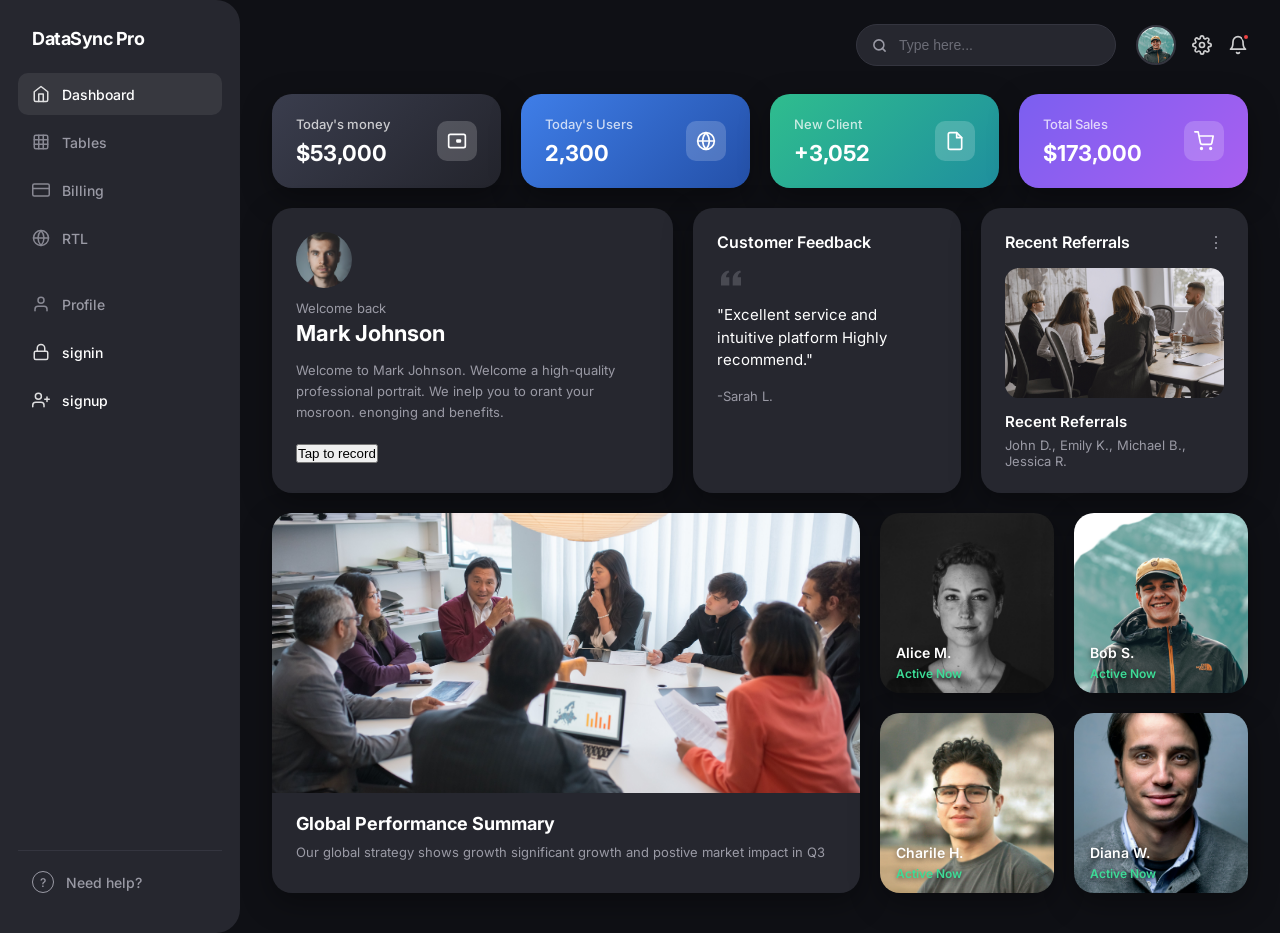
<file: index.html>
<!doctype html>
<html lang="en">
  <head>
    <meta charset="UTF-8" />
    <meta name="viewport" content="width=device-width, initial-scale=1.0" />
    <title>Dashboard</title>
    <link rel="stylesheet" href="./assets/style/style.css" />
  </head>
  <body>
    <div class="sidebar">
      <div class="sidebar-logo">DataSync Pro</div>
      <ul class="sidebar-nav">
        <li class="sidebar-item sidebar-item--active">
          <svg class="nav-icon" width="18" height="18" viewBox="0 0 24 24" fill="none" stroke="currentColor" stroke-width="2" stroke-linecap="round" stroke-linejoin="round"><path d="M3 9l9-7 9 7v11a2 2 0 0 1-2 2H5a2 2 0 0 1-2-2z"></path><polyline points="9 22 9 12 15 12 15 22"></polyline></svg>
          <span class="nav-label">Dashboard</span>
        </li>
        <li class="sidebar-item">
          <svg class="nav-icon" width="18" height="18" viewBox="0 0 24 24" fill="none" stroke="currentColor" stroke-width="2" stroke-linecap="round" stroke-linejoin="round"><rect x="3" y="3" width="18" height="18" rx="2" ry="2"></rect><line x1="9" y1="3" x2="9" y2="21"></line><line x1="15" y1="3" x2="15" y2="21"></line><line x1="3" y1="9" x2="21" y2="9"></line><line x1="3" y1="15" x2="21" y2="15"></line></svg>
          <span class="nav-label">Tables</span>
        </li>
        <li class="sidebar-item">
          <svg class="nav-icon" width="18" height="18" viewBox="0 0 24 24" fill="none" stroke="currentColor" stroke-width="2" stroke-linecap="round" stroke-linejoin="round"><rect x="1" y="4" width="22" height="16" rx="2" ry="2"></rect><line x1="1" y1="10" x2="23" y2="10"></line></svg>
          <span class="nav-label">Billing</span>
        </li>
        <li class="sidebar-item">
          <svg class="nav-icon" width="18" height="18" viewBox="0 0 24 24" fill="none" stroke="currentColor" stroke-width="2" stroke-linecap="round" stroke-linejoin="round"><circle cx="12" cy="12" r="10"></circle><line x1="2" y1="12" x2="22" y2="12"></line><path d="M12 2a15.3 15.3 0 0 1 4 10 15.3 15.3 0 0 1-4 10 15.3 15.3 0 0 1-4-10 15.3 15.3 0 0 1 4-10z"></path></svg>
          <span class="nav-label">RTL</span>
        </li>
      </ul>
      <ul class="sidebar-nav sidebar-nav--secondary">
        <li class="sidebar-item">
          <svg class="nav-icon" width="18" height="18" viewBox="0 0 24 24" fill="none" stroke="currentColor" stroke-width="2" stroke-linecap="round" stroke-linejoin="round"><path d="M20 21v-2a4 4 0 0 0-4-4H8a4 4 0 0 0-4 4v2"></path><circle cx="12" cy="7" r="4"></circle></svg>
          <span class="nav-label">Profile</span>
        </li>
        <li>
          <a href="./signin.html" class="sidebar-item" style="text-decoration: none; color: inherit;">
            <svg class="nav-icon" width="18" height="18" viewBox="0 0 24 24" fill="none" stroke="currentColor" stroke-width="2" stroke-linecap="round" stroke-linejoin="round"><rect x="3" y="11" width="18" height="11" rx="2" ry="2"></rect><path d="M7 11V7a5 5 0 0 1 10 0v4"></path></svg>
            <span class="nav-label">signin</span>
          </a>
        </li>
        <li>
          <a href="./signup.html" class="sidebar-item" style="text-decoration: none; color: inherit;">
            <svg class="nav-icon" width="18" height="18" viewBox="0 0 24 24" fill="none" stroke="currentColor" stroke-width="2" stroke-linecap="round" stroke-linejoin="round"><path d="M16 21v-2a4 4 0 0 0-4-4H5a4 4 0 0 0-4 4v2"></path><circle cx="8.5" cy="7" r="4"></circle><line x1="20" y1="8" x2="20" y2="14"></line><line x1="23" y1="11" x2="17" y2="11"></line></svg>
            <span class="nav-label">signup</span>
          </a>
        </li>
      </ul>
      <p class="sidebar-help">
        <span class="nav-label">Need help?</span>
      </p>
    </div>

    <div class="main">
    <div class="topbar">
      <form class="topbar-search">
        <div class="search-wrapper" style="position: relative; display: flex; align-items: center;">
          <svg width="15" height="15" viewBox="0 0 24 24" fill="none" stroke="currentColor" stroke-width="2.5" stroke-linecap="round" stroke-linejoin="round" style="position: absolute; left: 16px; color: var(--text-secondary); pointer-events: none;"><circle cx="11" cy="11" r="8"></circle><line x1="21" y1="21" x2="16.65" y2="16.65"></line></svg>
          <input type="text" placeholder="Type here..." name="query" style="padding-left: 42px;" />
        </div>
      </form>
      <div class="topbar-icons">
        <img
          class="topbar-avatar"
          src="./assets/images/Bob_S.jpg"
          alt="Profile"
        />
        <svg class="topbar-icon" width="20" height="20" viewBox="0 0 24 24" fill="none" stroke="currentColor" stroke-width="2" stroke-linecap="round" stroke-linejoin="round" style="cursor: pointer;"><circle cx="12" cy="12" r="3"></circle><path d="M19.4 15a1.65 1.65 0 0 0 .33 1.82l.06.06a2 2 0 1 1-2.83 2.83l-.06-.06a1.65 1.65 0 0 0-1.82-.33 1.65 1.65 0 0 0-1 1.51V21a2 2 0 0 1-4 0v-.09A1.65 1.65 0 0 0 9 19.4a1.65 1.65 0 0 0-1.82.33l-.06.06a2 2 0 1 1-2.83-2.83l.06-.06a1.65 1.65 0 0 0 .33-1.82 1.65 1.65 0 0 0-1.51-1H3a2 2 0 0 1 0-4h.09A1.65 1.65 0 0 0 4.6 9a1.65 1.65 0 0 0-.33-1.82l-.06-.06a2 2 0 1 1 2.83-2.83l.06.06a1.65 1.65 0 0 0 1.82.33H9a1.65 1.65 0 0 0 1-1.51V3a2 2 0 0 1 4 0v.09a1.65 1.65 0 0 0 1 1.51 1.65 1.65 0 0 0 1.82-.33l.06-.06a2 2 0 1 1 2.83 2.83l-.06.06a1.65 1.65 0 0 0-.33 1.82V9a1.65 1.65 0 0 0 1.51 1H21a2 2 0 0 1 0 4h-.09a1.65 1.65 0 0 0-1.51 1z"></path></svg>
        <div class="notification-wrapper" style="position: relative; display: inline-flex; align-items: center; cursor: pointer;">
          <svg class="topbar-icon" width="20" height="20" viewBox="0 0 24 24" fill="none" stroke="currentColor" stroke-width="2" stroke-linecap="round" stroke-linejoin="round"><path d="M18 8A6 6 0 0 0 6 8c0 7-3 9-3 9h18s-3-2-3-9"></path><path d="M13.73 21a2 2 0 0 1-3.46 0"></path></svg>
          <span class="badge" style="position: absolute; top: -2px; right: -2px; width: 8px; height: 8px; background-color: #EF4444; border-radius: 50%; border: 2px solid var(--bg-page);"></span>
        </div>
      </div>
    </div>

    <div class="stats-row">
      <div class="stat-card stat-card--money">
        <div class="stat-card-text">
          <p class="stat-card-label">Today's money</p>
          <p class="stat-card-value">$53,000</p>
        </div>
        <div class="stat-card-icon">
          <svg width="20" height="20" viewBox="0 0 24 24" fill="none" stroke="currentColor" stroke-width="2" stroke-linecap="round" stroke-linejoin="round" style="color: white;"><rect x="2" y="4" width="20" height="16" rx="2"></rect><path d="M12 11h4v2h-4z"></path></svg>
        </div>
      </div>
      <div class="stat-card stat-card--users">
        <div class="stat-card-text">
          <p class="stat-card-label">Today's Users</p>
          <p class="stat-card-value">2,300</p>
        </div>
        <div class="stat-card-icon">
          <svg width="20" height="20" viewBox="0 0 24 24" fill="none" stroke="currentColor" stroke-width="2" stroke-linecap="round" stroke-linejoin="round" style="color: white;"><circle cx="12" cy="12" r="10"></circle><line x1="2" y1="12" x2="22" y2="12"></line><path d="M12 2a15.3 15.3 0 0 1 4 10 15.3 15.3 0 0 1-4 10 15.3 15.3 0 0 1-4-10 15.3 15.3 0 0 1 4-10z"></path></svg>
        </div>
      </div>
      <div class="stat-card stat-card--clients">
        <div class="stat-card-text">
          <p class="stat-card-label">New Client</p>
          <p class="stat-card-value">+3,052</p>
        </div>
        <div class="stat-card-icon">
          <svg width="20" height="20" viewBox="0 0 24 24" fill="none" stroke="currentColor" stroke-width="2" stroke-linecap="round" stroke-linejoin="round" style="color: white;"><path d="M14 2H6a2 2 0 0 0-2 2v16a2 2 0 0 0 2 2h12a2 2 0 0 0 2-2V8z"></path><polyline points="14 2 14 8 20 8"></polyline></svg>
        </div>
      </div>
      <div class="stat-card stat-card--sales">
        <div class="stat-card-text">
          <p class="stat-card-label">Total Sales</p>
          <p class="stat-card-value">$173,000</p>
        </div>
        <div class="stat-card-icon">
          <svg width="20" height="20" viewBox="0 0 24 24" fill="none" stroke="currentColor" stroke-width="2" stroke-linecap="round" stroke-linejoin="round" style="color: white;"><circle cx="9" cy="21" r="1"></circle><circle cx="20" cy="21" r="1"></circle><path d="M1 1h4l2.68 13.39a2 2 0 0 0 2 1.61h9.72a2 2 0 0 0 2-1.61L23 6H6"></path></svg>
        </div>
      </div>
    </div>

    <div class="middle-row">
      <div class="welcome-card">
        <img
          class="welcome-avatar"
          src="./assets/images/mark_Johnson.jpg"
          alt=""
        />
        <p class="welcome-greeting">Welcome back</p>
        <h3 class="welcome-name">Mark Johnson</h3>
        <p class="welcome-text">
          Welcome to Mark Johnson. Welcome a high-quality professional portrait.
          We inelp you to orant your mosroon. enonging and benefits.
        </p>

        <button class="welcom-btn">Tap to record</button>
      </div>

      <div class="feedback-card">
        <h3 class="card-title">Customer Feedback</h3>
        <svg class="feedback-quote-icon" width="28" height="20" viewBox="0 0 24 24" fill="currentColor" style="color: var(--text-secondary); opacity: 0.3; margin-bottom: 12px;"><path d="M14.017 21v-7.391c0-5.704 3.731-9.57 8.983-10.609l.995 2.151c-2.432.917-3.995 3.638-3.995 5.849h4v10h-9.983zm-14.017 0v-7.391c0-5.704 3.748-9.57 9-10.609l.996 2.154c-2.433.914-3.996 3.635-3.996 5.846h3.983v10h-9.983z"/></svg>
        <p class="feedback-text">
          "Excellent service and intuitive platform Highly recommend."
        </p>
        <p class="feedback-author">-Sarah L.</p>
      </div>

      <div class="referrals-card">
        <div class="referrals-header">
          <h3 class="card-title">Recent Referrals</h3>
          <span class="referrals-menu">&#8942;</span>
        </div>
        <img
          class="referrals-image"
          src="./assets/images/recent_referrals.jpg"
          alt=""
        />
        <h3 class="referrals-subtitle">Recent Referrals</h3>
        <p class="referrals-names">John D., Emily K., Michael B., Jessica R.</p>
      </div>
    </div>

    <div class="bottom-row">
      <div class="performance-card">
      <img
        class="performance-image"
        src="./assets/images/global_performance_summary.jpg"
        alt="Dashboard image"
      />
      <h3 class="performance-title">Global Performance Summary</h3>
      <p class="performance-text">
        Our global strategy shows growth significant growth and postive market
        impact in Q3
      </p>
    </div>

    <div class="active-users-grid">
      <div class="user-card">
        <img class="user-image" src="./assets/images/Alica_M.jpg" alt="" />
        <p class="user-name">Alice M.</p>
        <p class="user-status">Active Now</p>
      </div>
      <div class="user-card">
        <img class="user-image" src="./assets/images/Bob_S.jpg" alt="" />
        <p class="user-name">Bob S.</p>
        <p class="user-status">Active Now</p>
      </div>
      <div class="user-card">
        <img class="user-image" src="./assets/images/Charli_H.jpg" alt="" />
        <p class="user-name">Charile H.</p>
        <p class="user-status">Active Now</p>
      </div>
      <div class="user-card">
        <img class="user-image" src="./assets/images/Diana W.jpg" alt="" />
        <p class="user-name">Diana W.</p>
        <p class="user-status">Active Now</p>
      </div>
    </div>
   </div>
  </div>
  </body>
</html>
</file>
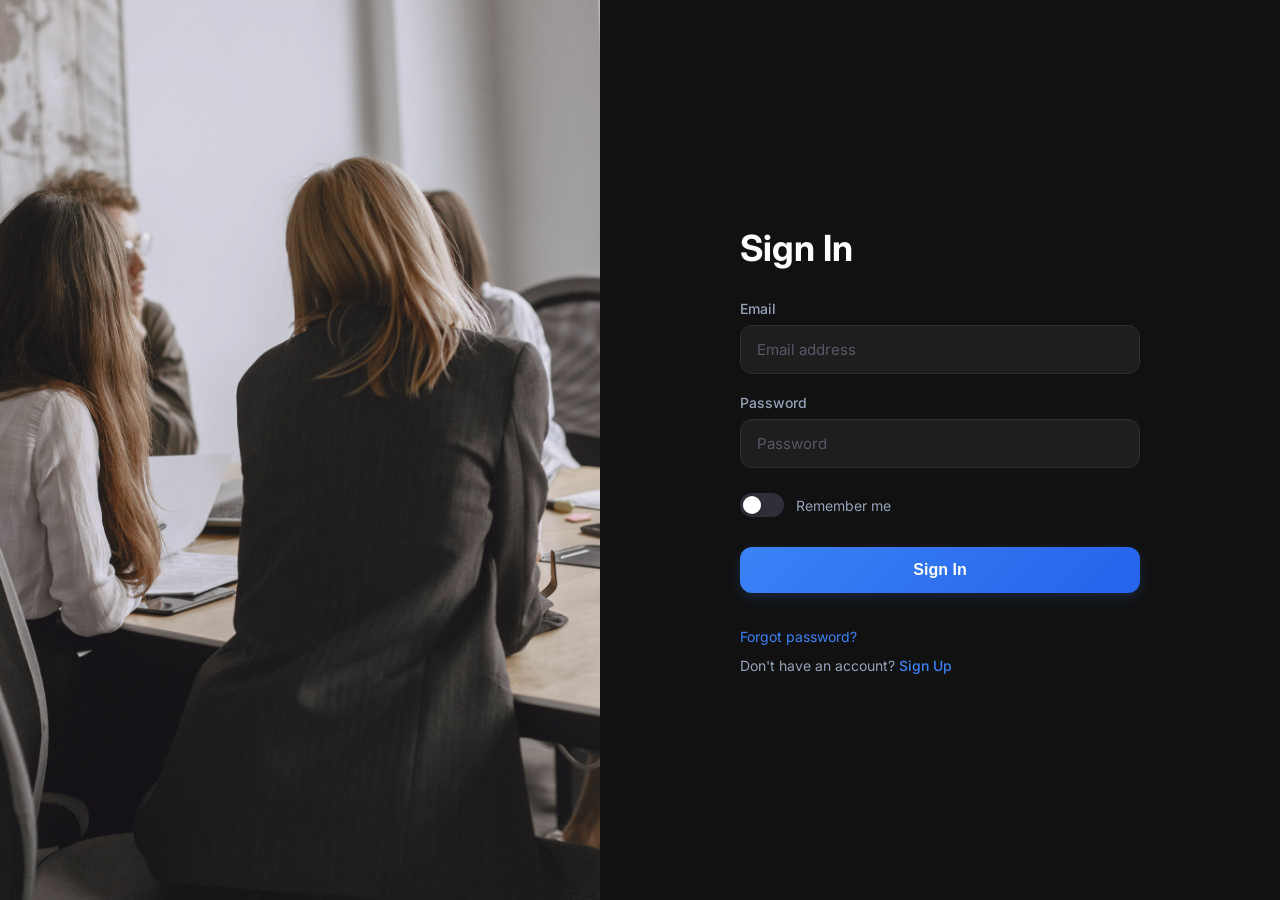
<file: signin.html>
<!doctype html>
<html lang="en">
  <head>
    <meta charset="UTF-8" />
    <meta name="viewport" content="width=device-width, initial-scale=1.0" />
    <title>Sign In - DataSync Pro</title>
    <!-- Link the main style sheet and sign-in style sheet -->
    <link rel="stylesheet" href="./assets/style/style.css" />
    <link rel="stylesheet" href="./assets/style/signinstyle.css" />
  </head>
  <body>
    <!-- Mobile top navigation bar, shown only on screen sizes <= 768px -->
    <header class="mobile-header">
      <button class="menu-toggle-btn" aria-label="Toggle Menu">
        <svg width="24" height="24" viewBox="0 0 24 24" fill="none" stroke="currentColor" stroke-width="2" stroke-linecap="round" stroke-linejoin="round">
          <line x1="3" y1="12" x2="21" y2="12"></line>
          <line x1="3" y1="6" x2="21" y2="6"></line>
          <line x1="3" y1="18" x2="21" y2="18"></line>
        </svg>
      </button>
      <div class="mobile-logo">DataSync Pro</div>
      <div class="mobile-header-icons">
        <div class="notification-wrapper">
          <svg width="24" height="24" viewBox="0 0 24 24" fill="none" stroke="currentColor" stroke-width="2" stroke-linecap="round" stroke-linejoin="round">
            <rect x="3" y="3" width="7" height="7"></rect>
            <rect x="14" y="3" width="7" height="7"></rect>
            <rect x="14" y="14" width="7" height="7"></rect>
            <rect x="3" y="14" width="7" height="7"></rect>
          </svg>
          <span class="badge"></span>
        </div>
      </div>
    </header>

    <div class="signin-container">
      <!-- Left side: Hero office workspace banner image -->
      <div class="signin-hero">
        <img src="./assets/images/recent_referrals.jpg" alt="Office Workspace" />
      </div>

      <!-- Right side: Dark sign-in form container -->
      <div class="signin-form-area">
        <div class="signin-form-wrapper">
          <h1 class="signin-title">Sign In</h1>
          <form action="./index.html" class="signin-form">
            <div class="input-group">
              <label for="Email">Email</label>
              <input type="email" id="Email" name="Email" placeholder="Email address" required />
            </div>
            
            <div class="input-group">
              <label for="Password">Password</label>
              <input type="password" id="Password" name="Password" placeholder="Password" required />
            </div>

            <div class="remember-me-container">
              <label class="switch">
                <input type="checkbox" id="remember-me" name="remember-me" />
                <span class="slider"></span>
              </label>
              <label for="remember-me" class="remember-me-label">Remember me</label>
            </div>

            <button type="submit" class="btn-primary">Sign In</button>

            <div class="form-links">
              <a href="#" class="forgot-password-link">Forgot password?</a>
              <p class="signup-redirect">
                Don't have an account? <a href="./signup.html">Sign Up</a>
              </p>
            </div>
          </form>
        </div>
      </div>
    </div>
  </body>
</html>
</file>
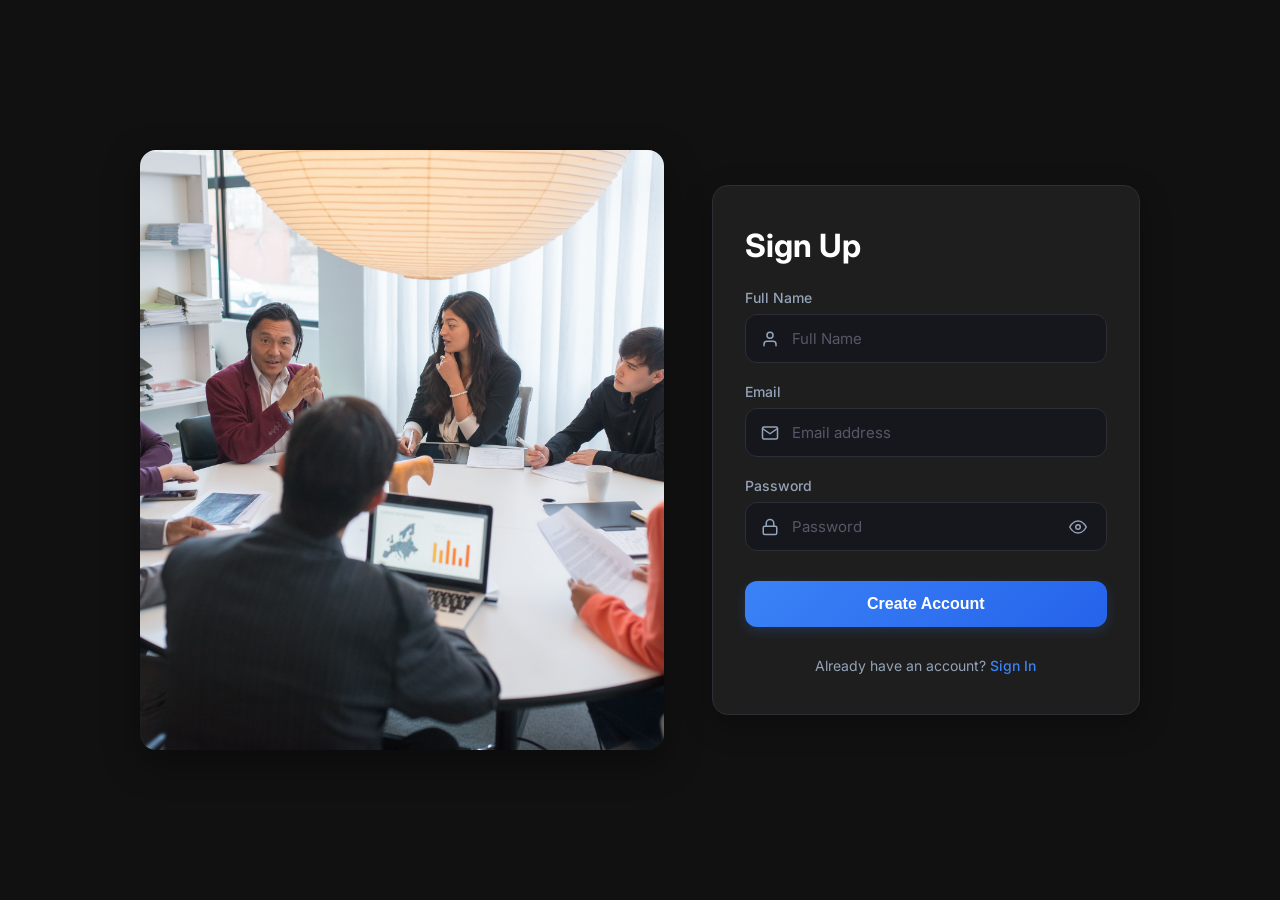
<file: signup.html>
<!doctype html>
<html lang="en">
  <head>
    <meta charset="UTF-8" />
    <meta name="viewport" content="width=device-width, initial-scale=1.0" />
    <title>Sign Up - DataSync Pro</title>
    <!-- Link the main style sheet and sign-up style sheet -->
    <link rel="stylesheet" href="./assets/style/style.css" />
    <link rel="stylesheet" href="./assets/style/signupstyle.css" />
  </head>
  <body>
    <div class="signup-container">
      <!-- Left side: Office collaboration banner image with rounded corners -->
      <div class="signup-hero">
        <img src="./assets/images/global_performance_summary.jpg" alt="Team Collaboration" />
      </div>

      <!-- Right side: Dark sign-up card container -->
      <div class="signup-form-area">
        <div class="signup-card">
          <h1 class="signup-title">Sign Up</h1>
          <form action="./signin.html" class="signup-form">
            
            <div class="input-group">
              <label for="FullName">Full Name</label>
              <div class="input-wrapper">
                <span class="input-icon">
                  <svg width="18" height="18" viewBox="0 0 24 24" fill="none" stroke="currentColor" stroke-width="2" stroke-linecap="round" stroke-linejoin="round">
                    <path d="M20 21v-2a4 4 0 0 0-4-4H8a4 4 0 0 0-4 4v2"></path>
                    <circle cx="12" cy="7" r="4"></circle>
                  </svg>
                </span>
                <input type="text" id="FullName" name="FullName" placeholder="Full Name" required />
              </div>
            </div>

            <div class="input-group">
              <label for="Email">Email</label>
              <div class="input-wrapper">
                <span class="input-icon">
                  <svg width="18" height="18" viewBox="0 0 24 24" fill="none" stroke="currentColor" stroke-width="2" stroke-linecap="round" stroke-linejoin="round">
                    <path d="M4 4h16c1.1 0 2 .9 2 2v12c0 1.1-.9 2-2 2H4c-1.1 0-2-.9-2-2V6c0-1.1.9-2 2-2z"></path>
                    <polyline points="22,6 12,13 2,6"></polyline>
                  </svg>
                </span>
                <input type="email" id="Email" name="Email" placeholder="Email address" required />
              </div>
            </div>

            <div class="input-group">
              <label for="Password">Password</label>
              <div class="input-wrapper">
                <span class="input-icon">
                  <svg width="18" height="18" viewBox="0 0 24 24" fill="none" stroke="currentColor" stroke-width="2" stroke-linecap="round" stroke-linejoin="round">
                    <rect x="3" y="11" width="18" height="11" rx="2" ry="2"></rect>
                    <path d="M7 11V7a5 5 0 0 1 10 0v4"></path>
                  </svg>
                </span>
                <input type="password" id="Password" name="Password" placeholder="Password" required />
                <button type="button" class="password-toggle-btn" id="password-toggle" aria-label="Toggle Password Visibility">
                  <svg width="18" height="18" viewBox="0 0 24 24" fill="none" stroke="currentColor" stroke-width="2" stroke-linecap="round" stroke-linejoin="round" class="toggle-eye">
                    <path d="M1 12s4-8 11-8 11 8 11 8-4 8-11 8-11-8-11-8z"></path>
                    <circle cx="12" cy="12" r="3"></circle>
                  </svg>
                </button>
              </div>
            </div>

            <button type="submit" class="btn-primary">Create Account</button>

            <div class="form-links">
              <p class="signin-redirect">
                Already have an account? <a href="./signin.html">Sign In</a>
              </p>
            </div>
          </form>
        </div>
      </div>
    </div>

    <!-- Password visibility toggle script -->
    <script>
      document.getElementById('password-toggle').addEventListener('click', function() {
        const passwordInput = document.getElementById('Password');
        const type = passwordInput.getAttribute('type') === 'password' ? 'text' : 'password';
        passwordInput.setAttribute('type', type);
        this.classList.toggle('active');
      });
    </script>
  </body>
</html>
</file>
<file: assets/style/style.css>
@import url('https://fonts.googleapis.com/css2?family=Inter:wght@400;500;600;700&display=swap');

:root {
  --bg-page: #0f1015;
  --bg-sidebar: #26272f;
  --bg-card: #26272f;
  --text-primary: #ffffff;
  --text-secondary: #9a9aa5;
  --text-muted: #6b6c76;
  --accent-green: #3ddc97;
  --border-color: #34353f;
  --radius-lg: 20px;
  --radius-md: 14px;
  --radius-sm: 10px;
  --shadow-card: 0 10px 30px rgba(0, 0, 0, 0.35);
  font-family: "Inter", "Helvetica Neue", Arial, sans-serif;
}

* {
  box-sizing: border-box;
  margin: 0;
  padding: 0;
}

body {
  background-color: var(--bg-page);
  color: var(--text-primary);
  display: flex;
  min-height: 100vh;
}

img {
  display: block;
  max-width: 100%;
}

.sidebar {
  width: 240px;
  min-height: 100vh;
  background-color: var(--bg-sidebar);
  border-radius: 0 24px 24px 0;
  padding: 28px 18px;
  display: flex;
  flex-direction: column;
}

.sidebar-nav {
  list-style: none;
  display: flex;
  flex-direction: column;
  gap: 6px;
}

.sidebar-nav--secondary {
  margin-top: 24px;
}

.sidebar-item {
  display: flex;
  align-items: center;
  gap: 12px;
  padding: 12px 14px;
  border-radius: var(--radius-sm);
  color: var(--text-secondary);
  font-size: 14px;
  font-weight: 500;
  cursor: pointer;
  transition:
    background-color 0.15s ease,
    color 0.15s ease;
}

.sidebar-logo {
  font-size: 18px;
  font-weight: 700;
  color: var(--text-primary);
  margin-bottom: 24px;
  padding: 0 14px;
  letter-spacing: -0.5px;
}

.nav-icon {
  flex-shrink: 0;
  color: currentColor;
  opacity: 0.85;
}

.sidebar-item::before {
  display: none;
}

.sidebar-item:hover {
  background-color: rgba(255, 255, 255, 0.06);
  color: var(--text-primary);
}

.sidebar-item--active {
  background-color: rgba(255, 255, 255, 0.08);
  color: var(--text-primary);
}

.sidebar-help {
  display: flex;
  align-items: center;
  gap: 12px;
  padding: 12px 14px;
  color: var(--text-secondary);
  font-size: 14px;
  font-weight: 500;
  border-top: 1px solid var(--border-color);
  margin-top: auto;
  padding-top: 20px;
}

.sidebar-help::before {
  content: "?";
  width: 20px;
  height: 20px;
  border-radius: 50%;
  border: 1px solid var(--text-secondary);
  display: inline-flex;
  align-items: center;
  justify-content: center;
  font-size: 12px;
}

.main {
  flex: 1;
  padding: 24px 32px 40px;
}

.topbar {
  display: flex;
  align-items: center;
  justify-content: flex-end;
  gap: 20px;
}

.topbar-search input {
  width: 260px;
  padding: 12px 18px;
  border-radius: 999px;
  border: 1px solid var(--border-color);
  background-color: var(--bg-card);
  color: var(--text-primary);
  font-size: 14px;
  outline: none;
}

.topbar-search input::placeholder {
  color: var(--text-muted);
}

.topbar-icons {
  display: flex;
  align-items: center;
  gap: 16px;
}

.topbar-avatar {
  width: 40px;
  height: 40px;
  border-radius: 50%;
  object-fit: cover;
  border: 2px solid var(--border-color);
}

.topbar-icon {
  width: 20px;
  height: 20px;
  opacity: 0.8;
}

.stats-row {
  display: grid;
  grid-template-columns: repeat(4, 1fr);
  gap: 20px;
  margin-top: 28px;
}

.stat-card {
  border-radius: var(--radius-lg);
  padding: 22px 24px;
  display: flex;
  align-items: center;
  justify-content: space-between;
  box-shadow: var(--shadow-card);
}

.stat-card--money {
  background: linear-gradient(135deg, #3a3d4d 0%, #23242c 100%);
}

.stat-card--users {
  background: linear-gradient(135deg, #3f7ee8 0%, #2450a8 100%);
}

.stat-card--clients {
  background: linear-gradient(135deg, #2fbd8e 0%, #1f8f9e 100%);
}

.stat-card--sales {
  background: linear-gradient(135deg, #7b5ff0 0%, #a95ff0 100%);
}

.stat-card-label {
  font-size: 13px;
  color: rgba(255, 255, 255, 0.75);
  margin-bottom: 8px;
  font-weight: 500;
}

.stat-card-value {
  font-size: 22px;
  font-weight: 700;
}

.stat-card-icon {
  width: 40px;
  height: 40px;
  border-radius: var(--radius-sm);
  background-color: rgba(255, 255, 255, 0.18);
  flex-shrink: 0;
  display: flex;
  align-items: center;
  justify-content: center;
}

.middle-row {
  display: grid;
  grid-template-columns: 1.5fr 1fr 1fr;
  gap: 20px;
  margin-top: 20px;
}

.welcome-card,
.feedback-card,
.referrals-card {
  background-color: var(--bg-card);
  border-radius: var(--radius-lg);
  padding: 24px;
  box-shadow: var(--shadow-card);
}

.welcome-avatar {
  width: 56px;
  height: 56px;
  border-radius: 50%;
  object-fit: cover;
  margin-bottom: 12px;
}

.welcome-greeting {
  color: var(--text-secondary);
  font-size: 13px;
}

.welcome-name {
  font-size: 22px;
  font-weight: 700;
  margin: 4px 0 14px;
}

.welcome-text {
  color: var(--text-secondary);
  font-size: 13px;
  line-height: 1.6;
  margin-bottom: 20px;
}

.welcome-btn {
  background-color: #ffffff;
  color: #14151a;
  border: none;
  padding: 10px 18px;
  border-radius: 999px;
  font-size: 13px;
  font-weight: 600;
  cursor: pointer;
}

.card-title {
  font-size: 16px;
  font-weight: 600;
  margin-bottom: 16px;
}

.feedback-quote-icon {
  width: 28px;
  height: 20px;
  opacity: 0.3;
  margin-bottom: 8px;
}

.feedback-text {
  font-size: 15px;
  line-height: 1.5;
  color: var(--text-primary);
  margin-bottom: 16px;
}

.feedback-author {
  color: var(--text-secondary);
  font-size: 13px;
}

.referrals-header {
  display: flex;
  align-items: center;
  justify-content: space-between;
  margin-bottom: 16px;
}

.referrals-header .card-title {
  margin-bottom: 0;
}

.referrals-menu {
  color: var(--text-secondary);
  cursor: pointer;
}

.referrals-image {
  width: 100%;
  height: 130px;
  object-fit: cover;
  border-radius: var(--radius-md);
  margin-bottom: 14px;
}

.referrals-subtitle {
  font-size: 15px;
  font-weight: 600;
  margin-bottom: 6px;
}

.referrals-names {
  color: var(--text-secondary);
  font-size: 13px;
}

.bottom-row {
  display: grid;
  grid-template-columns: 1.6fr 1fr;
  gap: 20px;
  margin-top: 20px;
}

.performance-card {
  background-color: var(--bg-card);
  border-radius: var(--radius-lg);
  overflow: hidden;
  box-shadow: var(--shadow-card);
}

.performance-image {
  width: 100%;
  height: 280px;
  object-fit: cover;
}

.performance-title {
  font-size: 18px;
  font-weight: 700;
  margin: 20px 24px 8px;
}

.performance-text {
  color: var(--text-secondary);
  font-size: 13px;
  line-height: 1.6;
  margin: 0 24px 24px;
}

/* Active users grid */
.active-users-grid {
  display: grid;
  grid-template-columns: 1fr 1fr;
  gap: 20px;
}

.user-card {
  position: relative;
  border-radius: var(--radius-lg);
  overflow: hidden;
  height: 180px;
  box-shadow: var(--shadow-card);
}

.user-image {
  width: 100%;
  height: 100%;
  object-fit: cover;
}

.user-name {
  position: absolute;
  left: 16px;
  bottom: 32px;
  font-size: 14px;
  font-weight: 600;
  color: var(--text-primary);
  text-shadow: 0 2px 6px rgba(0, 0, 0, 0.7);
}

.user-status {
  position: absolute;
  left: 16px;
  bottom: 12px;
  font-size: 12px;
  font-weight: 600;
  color: var(--accent-green);
  text-shadow: 0 2px 6px rgba(0, 0, 0, 0.7);
}

@media (max-width: 1100px) {
  .stats-row {
    grid-template-columns: repeat(2, 1fr);
  }
  .middle-row {
    grid-template-columns: 1fr;
  }
  .bottom-row {
    grid-template-columns: 1fr;
  }
}

@media (max-width: 768px) {
  body {
    flex-direction: column;
    min-height: 100vh;
  }
  
  .sidebar {
    position: fixed;
    top: 0;
    left: 0;
    right: 0;
    width: 100%;
    height: 60px;
    min-height: auto;
    background-color: var(--bg-sidebar);
    border-radius: 0;
    padding: 0 10px;
    flex-direction: row;
    align-items: center;
    justify-content: space-between;
    z-index: 1000;
    box-shadow: 0 4px 15px rgba(0, 0, 0, 0.4);
    box-sizing: border-box;
  }

  .sidebar-logo,
  .sidebar-help {
    display: none;
  }
  .sidebar-nav {
    flex-direction: row;
    gap: 8px;
    margin: 0;
    padding: 0;
    list-style: none;
    display: flex;
  }

  .sidebar-nav--secondary {
    margin-top: 0;
  }

  .sidebar-item {
    width: 38px;
    height: 38px;
    padding: 0;
    border-radius: 50%;
    display: flex;
    align-items: center;
    justify-content: center;
    gap: 0;
  }

  .nav-label {
    display: none;
  }

  .main {
    margin-top: 60px;
    padding: 20px 16px;
    width: 100%;
    box-sizing: border-box;
  }

  .topbar {
    flex-direction: column-reverse;
    gap: 16px;
    align-items: stretch;
    margin-bottom: 24px;
  }

  .topbar-search {
    width: 100%;
  }

  .topbar-search input {
    width: 100%;
  }

  .topbar-icons {
    justify-content: space-between;
    width: 100%;
  }

  .stats-row {
    grid-template-columns: 1fr;
    gap: 16px;
  }

  .middle-row {
    grid-template-columns: 1fr;
    gap: 20px;
  }

  .bottom-row {
    grid-template-columns: 1fr;
    gap: 20px;
  }

  .active-users-grid {
    grid-template-columns: repeat(2, 1fr);
    gap: 16px;
  }
}
</file>
<file: assets/style/signinstyle.css>
:root {
  --bg-dark: #111111;
  --bg-card: #1E1E1E;
  --accent-blue: #3B82F6;
  --accent-blue-hover: #2563EB;
  --text-main: #FFFFFF;
  --text-muted: #94A3B8;
  --border-color: #2D2E36;
}

body {
  background-color: var(--bg-dark);
  color: var(--text-main);
  font-family: 'Inter', sans-serif;
  margin: 0;
  padding: 0;
  min-height: 100vh;
  display: flex;
  flex-direction: column;
}

.mobile-header {
  display: none;
}

.signin-container {
  display: flex;
  min-height: 100vh;
  width: 100%;
}

.signin-hero {
  flex: 1;
  overflow: hidden;
  height: 100vh;
}

.signin-hero img {
  width: 100%;
  height: 100%;
  object-fit: cover;
}

.signin-form-area {
  flex: 1;
  display: flex;
  justify-content: center;
  align-items: center;
  background-color: var(--bg-dark);
  padding: 40px;
}

.signin-form-wrapper {
  width: 100%;
  max-width: 400px;
}

.signin-title {
  font-size: 36px;
  font-weight: 700;
  margin-bottom: 30px;
  color: var(--text-main);
}

.signin-form {
  display: flex;
  flex-direction: column;
  gap: 20px;
}

.input-group {
  display: flex;
  flex-direction: column;
  gap: 8px;
}

.input-group label {
  font-size: 14px;
  font-weight: 500;
  color: var(--text-muted);
}

.input-group input {
  background-color: var(--bg-card);
  border: 1px solid var(--border-color);
  color: var(--text-main);
  border-radius: 12px;
  padding: 14px 16px;
  font-size: 15px;
  outline: none;
  font-family: 'Inter', sans-serif;
  transition: border-color 0.2s ease, box-shadow 0.2s ease;
}

.input-group input:focus {
  border-color: var(--accent-blue);
  box-shadow: 0 0 0 3px rgba(59, 130, 246, 0.15);
}

.input-group input::placeholder {
  color: #555866;
}

.remember-me-container {
  display: flex;
  align-items: center;
  gap: 12px;
  margin-top: 5px;
}

.switch {
  position: relative;
  display: inline-block;
  width: 44px;
  height: 24px;
}

.switch input {
  opacity: 0;
  width: 0;
  height: 0;
}

.slider {
  position: absolute;
  cursor: pointer;
  top: 0;
  left: 0;
  right: 0;
  bottom: 0;
  background-color: #2E2F38;
  transition: .3s;
  border-radius: 24px;
}

.slider:before {
  position: absolute;
  content: "";
  height: 18px;
  width: 18px;
  left: 3px;
  bottom: 3px;
  background-color: white;
  transition: .3s;
  border-radius: 50%;
  box-shadow: 0 2px 4px rgba(0,0,0,0.2);
}

input:checked + .slider {
  background-color: var(--accent-blue);
}

input:checked + .slider:before {
  transform: translateX(20px);
}

.remember-me-label {
  font-size: 14px;
  color: var(--text-muted);
  cursor: pointer;
  user-select: none;
}

.btn-primary {
  background: linear-gradient(135deg, var(--accent-blue) 0%, #2563EB 100%);
  color: var(--text-main);
  border: none;
  border-radius: 12px;
  padding: 14px;
  font-size: 16px;
  font-weight: 600;
  cursor: pointer;
  transition: transform 0.1s ease, box-shadow 0.2s ease;
  margin-top: 10px;
  text-align: center;
  box-shadow: 0 4px 12px rgba(59, 130, 246, 0.2);
}

.btn-primary:hover {
  box-shadow: 0 6px 16px rgba(59, 130, 246, 0.35);
}

.btn-primary:active {
  transform: scale(0.98);
}

.form-links {
  display: flex;
  flex-direction: column;
  gap: 12px;
  margin-top: 15px;
}

.forgot-password-link {
  font-size: 14px;
  color: var(--accent-blue);
  text-decoration: none;
  align-self: flex-start;
  transition: color 0.2s ease;
}

.forgot-password-link:hover {
  color: #60a5fa;
  text-decoration: underline;
}

.signup-redirect {
  font-size: 14px;
  color: var(--text-muted);
}

.signup-redirect a {
  color: var(--accent-blue);
  text-decoration: none;
  font-weight: 500;
  transition: color 0.2s ease;
}

.signup-redirect a:hover {
  color: #60a5fa;
  text-decoration: underline;
}

@media (max-width: 768px) {
  body {
    min-height: 100vh;
    background-color: var(--bg-dark);
  }

  .mobile-header {
    display: flex;
    justify-content: space-between;
    align-items: center;
    padding: 16px 20px;
    background-color: var(--bg-card);
    border-bottom: 1px solid var(--border-color);
    position: sticky;
    top: 0;
    z-index: 100;
  }

  .menu-toggle-btn {
    background: none;
    border: none;
    color: var(--text-main);
    cursor: pointer;
    padding: 4px;
    display: flex;
    align-items: center;
  }

  .mobile-logo {
    font-size: 18px;
    font-weight: 700;
    color: var(--text-main);
    letter-spacing: -0.5px;
  }

  .mobile-header-icons {
    display: flex;
    align-items: center;
  }

  .notification-wrapper {
    position: relative;
    cursor: pointer;
    color: var(--text-main);
    display: flex;
    align-items: center;
  }

  .notification-wrapper .badge {
    position: absolute;
    top: 0;
    right: 0;
    width: 8px;
    height: 8px;
    background-color: #EF4444;
    border-radius: 50%;
    border: 2px solid var(--bg-card);
  }

  .signin-container {
    flex-direction: column;
    min-height: calc(100vh - 57px);
  }

  .signin-hero {
    flex: none;
    height: 240px;
    width: 100%;
  }

  .signin-form-area {
    flex: 1;
    padding: 0 20px 40px 20px;
    background-color: var(--bg-dark);
    margin-top: -40px;
    position: relative;
    border-radius: 24px 24px 0 0;
    z-index: 5;
  }

  .signin-form-wrapper {
    background-color: var(--bg-card);
    border-radius: 16px;
    padding: 28px 24px;
    box-shadow: 0 10px 25px rgba(0, 0, 0, 0.4);
    margin-top: 0;
    border: 1px solid var(--border-color);
  }

  .signin-title {
    font-size: 28px;
    margin-bottom: 20px;
    text-align: center;
  }
}
</file>
<file: assets/style/signupstyle.css>
:root {
  --bg-dark: #111111;
  --bg-card: #1E1E1E;
  --accent-blue: #3B82F6;
  --accent-blue-hover: #2563EB;
  --text-main: #FFFFFF;
  --text-muted: #94A3B8;
  --border-color: #2D2E36;
}

body {
  background-color: var(--bg-dark);
  color: var(--text-main);
  font-family: 'Inter', sans-serif;
  margin: 0;
  padding: 0;
  min-height: 100vh;
  display: flex;
  justify-content: center;
  align-items: center;
}

/* Sign Up Layout */
.signup-container {
  display: flex;
  max-width: 1000px;
  width: 90%;
  min-height: 600px;
  margin: 40px auto;
  gap: 48px;
  align-items: center;
}

.signup-hero {
  flex: 1.1;
  height: 600px;
  border-radius: 16px;
  overflow: hidden;
  box-shadow: 0 12px 36px rgba(0, 0, 0, 0.4);
}

.signup-hero img {
  width: 100%;
  height: 100%;
  object-fit: cover;
}

.signup-form-area {
  flex: 0.9;
  display: flex;
  justify-content: center;
  width: 100%;
}

.signup-card {
  width: 100%;
  background-color: var(--bg-card);
  border-radius: 16px;
  padding: 40px 32px;
  border: 1px solid var(--border-color);
  box-shadow: 0 10px 30px rgba(0, 0, 0, 0.3);
}

.signup-title {
  font-size: 32px;
  font-weight: 700;
  margin-bottom: 24px;
  color: var(--text-main);
}

.signup-form {
  display: flex;
  flex-direction: column;
  gap: 20px;
}

.input-group {
  display: flex;
  flex-direction: column;
  gap: 8px;
}

.input-group label {
  font-size: 14px;
  font-weight: 500;
  color: var(--text-muted);
}

.input-wrapper {
  position: relative;
  display: flex;
  align-items: center;
  width: 100%;
}

.input-icon {
  position: absolute;
  left: 16px;
  color: var(--text-muted);
  display: flex;
  align-items: center;
  pointer-events: none;
  transition: color 0.2s ease;
}

.input-wrapper input {
  width: 100%;
  background-color: #16171d;
  border: 1px solid var(--border-color);
  color: var(--text-main);
  border-radius: 12px;
  padding: 14px 16px 14px 46px;
  font-size: 15px;
  outline: none;
  font-family: 'Inter', sans-serif;
  transition: border-color 0.2s ease, box-shadow 0.2s ease;
}

.input-wrapper input:focus {
  border-color: var(--accent-blue);
  box-shadow: 0 0 0 3px rgba(59, 130, 246, 0.15);
}

.input-wrapper input:focus ~ .input-icon {
  color: var(--accent-blue);
}

.input-wrapper input::placeholder {
  color: #555866;
}

.password-toggle-btn {
  position: absolute;
  right: 16px;
  background: none;
  border: none;
  color: var(--text-muted);
  cursor: pointer;
  display: flex;
  align-items: center;
  padding: 4px;
  transition: color 0.2s ease;
}

.password-toggle-btn:hover {
  color: var(--text-main);
}

.password-toggle-btn.active {
  color: var(--accent-blue);
}

.btn-primary {
  background: linear-gradient(135deg, var(--accent-blue) 0%, #2563EB 100%);
  color: var(--text-main);
  border: none;
  border-radius: 12px;
  padding: 14px;
  font-size: 16px;
  font-weight: 600;
  cursor: pointer;
  transition: transform 0.1s ease, box-shadow 0.2s ease;
  margin-top: 10px;
  text-align: center;
  box-shadow: 0 4px 12px rgba(59, 130, 246, 0.2);
}

.btn-primary:hover {
  box-shadow: 0 6px 16px rgba(59, 130, 246, 0.35);
}

.btn-primary:active {
  transform: scale(0.98);
}

.form-links {
  display: flex;
  justify-content: center;
  margin-top: 10px;
}

.signin-redirect {
  font-size: 14px;
  color: var(--text-muted);
}

.signin-redirect a {
  color: var(--accent-blue);
  text-decoration: none;
  font-weight: 500;
  transition: color 0.2s ease;
}

.signin-redirect a:hover {
  color: #60a5fa;
  text-decoration: underline;
}

@media (max-width: 768px) {
  body {
    align-items: flex-start;
  }

  .signup-container {
    flex-direction: column;
    width: 90%;
    margin: 24px auto;
    gap: 20px;
    min-height: auto;
  }

  .signup-hero {
    flex: none;
    height: 220px;
    width: 100%;
    border-radius: 16px;
  }

  .signup-form-area {
    flex: none;
    width: 100%;
  }

  .signup-card {
    padding: 28px 20px;
  }

  .signup-title {
    font-size: 28px;
    margin-bottom: 20px;
    text-align: center;
  }
}
</file>
